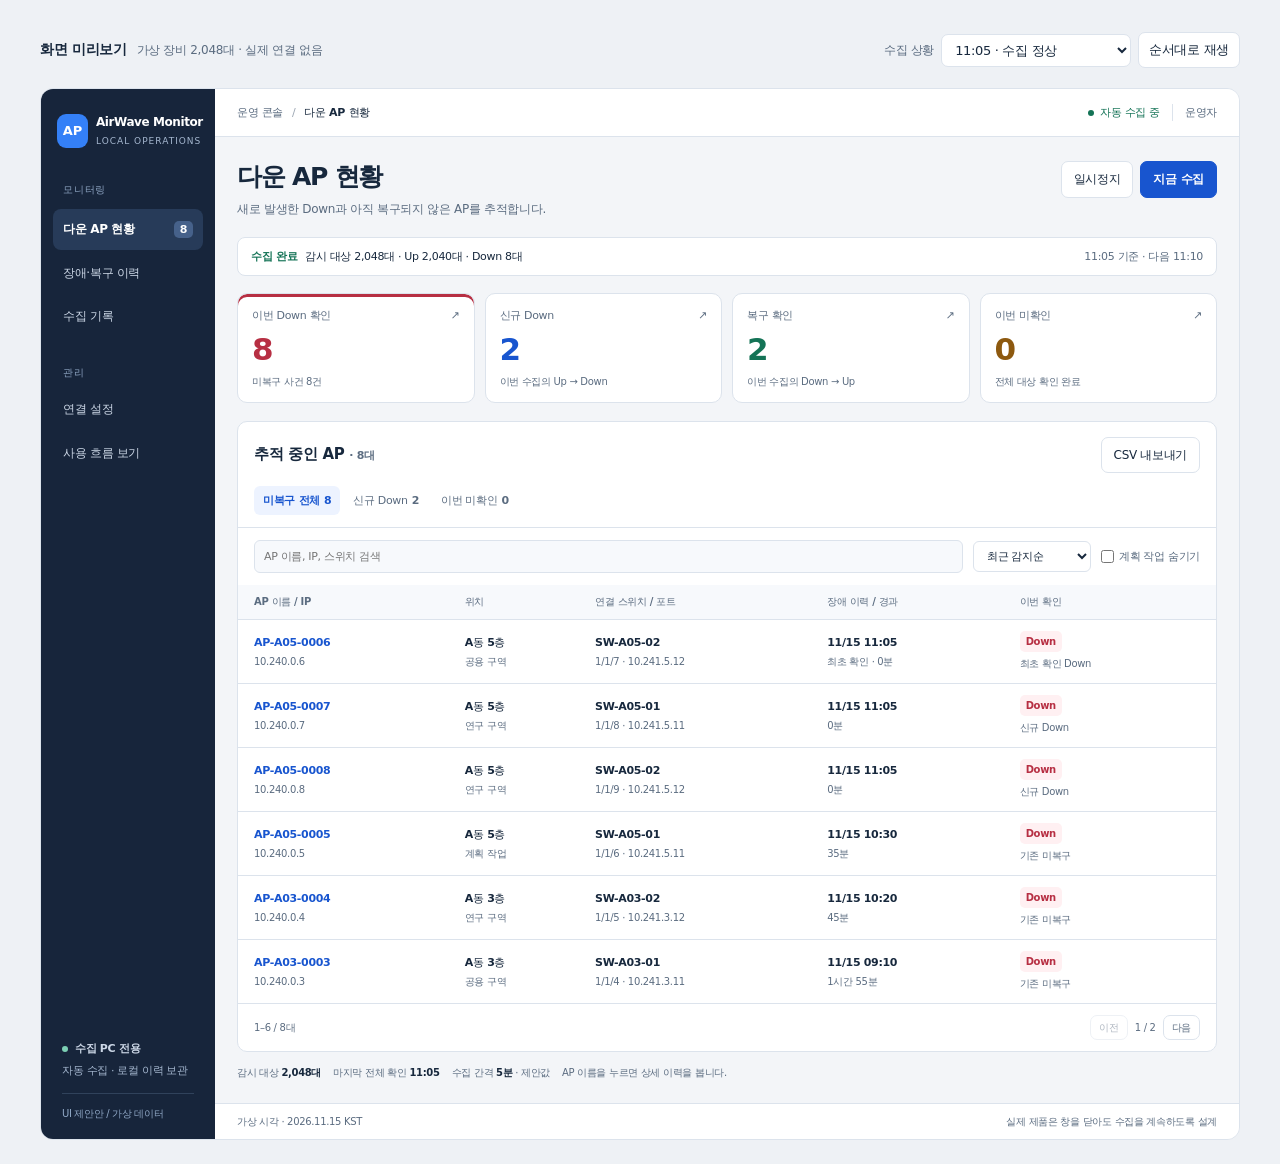
<file: docs/prototypes/airwave-ap-monitor-mockup.html>
<!doctype html>
<html lang="ko"><head><meta charset="utf-8"><meta name="viewport" content="width=device-width,initial-scale=1"><meta name="color-scheme" content="light dark"><title>AirWave AP Monitor — 사용자 흐름 모의화면</title><meta name="description" content="가상 AP 데이터로 살펴보는 다운 AP 감시 프로그램 모의화면. 실제 AirWave에 연결하지 않습니다."><style>body{margin:0;padding:24px;background:light-dark(#eef1f5,#10151d);color-scheme:light dark;}#apm-prototype-v1{max-width:1200px;margin:auto;}@media(max-width:620px){body{padding:10px;}}</style></head><body>
<div id="apm-prototype-v1" lang="ko">
  <div class="am-previewbar">
    <div><strong>화면 미리보기</strong><span>가상 장비 2,048대 · 실제 연결 없음</span></div>
    <div class="am-previewcontrols">
      <label for="am-scenario">수집 상황</label>
      <select id="am-scenario" class="cursor-interaction" aria-label="가상 수집 상황">
        <option value="0">11:05 · 수집 정상</option>
        <option value="1">11:10 · 신규 Down</option>
        <option value="2">11:15 · 복구 확인</option>
        <option value="3">11:20 · 전체 수집 실패</option>
        <option value="4">11:25 · 일부 AP 누락</option>
      </select>
      <button class="am-smallbtn cursor-interaction" type="button" data-action="play" id="am-play">순서대로 재생</button>
    </div>
  </div>
  <div class="am-window">
    <aside class="am-sidebar">
      <div class="am-brand"><span class="am-brandmark">AP</span><div><strong>AirWave Monitor</strong><span>LOCAL OPERATIONS</span></div></div>
      <div class="am-navcaption">모니터링</div>
      <nav aria-label="프로그램 메뉴">
        <button type="button" class="am-navitem cursor-interaction is-active" data-view="dashboard"><i data-lucide="radio-tower" aria-hidden="true"></i><span>다운 AP 현황</span><b id="am-nav-count">8</b></button>
        <button type="button" class="am-navitem cursor-interaction" data-view="history"><i data-lucide="history" aria-hidden="true"></i><span>장애·복구 이력</span></button>
        <button type="button" class="am-navitem cursor-interaction" data-view="runs"><i data-lucide="list-checks" aria-hidden="true"></i><span>수집 기록</span></button>
        <div class="am-navcaption">관리</div>
        <button type="button" class="am-navitem cursor-interaction" data-view="settings"><i data-lucide="settings-2" aria-hidden="true"></i><span>연결 설정</span></button>
        <button type="button" class="am-navitem cursor-interaction" data-view="flow"><i data-lucide="route" aria-hidden="true"></i><span>사용 흐름 보기</span></button>
      </nav>
      <div class="am-sidebottom">
        <span class="am-localdot"></span><strong>수집 PC 전용</strong>
        <p>자동 수집 · 로컬 이력 보관</p>
        <small>UI 제안안 / 가상 데이터</small>
      </div>
    </aside>
    <div class="am-main">
      <header class="am-topbar">
        <div class="am-breadcrumb">운영 콘솔 <span>/</span> <strong id="am-crumb">다운 AP 현황</strong></div>
        <div class="am-topright"><span class="am-collectbadge" id="am-collector">자동 수집 중</span><span class="am-profile">운영자</span></div>
      </header>
      <main id="am-stage" class="am-stage" aria-label="AP 감시 프로그램 모의화면"></main>
      <footer class="am-footer"><span>가상 시각 · 2026.11.15 KST</span><span>실제 제품은 창을 닫아도 수집을 계속하도록 설계</span></footer>
    </div>
  </div>
  <div class="am-toast" id="am-toast" role="status" aria-live="polite" hidden></div>
</div>
<style>
#apm-prototype-v1 {
  color-scheme: light dark;
  --am-bg: light-dark(#f3f5f8,#101722);
  --am-panel: light-dark(#ffffff,#192330);
  --am-subtle: light-dark(#f7f9fc,#202d3d);
  --am-ink: light-dark(#17283d,#e6edf6);
  --am-muted: light-dark(#5b6c80,#a7b5c7);
  --am-line: light-dark(#dce3ec,#344255);
  --am-blue: light-dark(#1855cf,#94b8ff);
  --am-bluebg: light-dark(#edf3ff,#243858);
  --am-red: light-dark(#b72f43,#ff9eac);
  --am-redbg: light-dark(#fff0f2,#452737);
  --am-green: light-dark(#147356,#81d7b8);
  --am-greenbg: light-dark(#edf9f3,#193c34);
  --am-amber: light-dark(#8d590f,#f1c37c);
  --am-amberbg: light-dark(#fff6e7,#413527);
  --am-sidebar: light-dark(#17253b,#0d1420);
  --am-sidebartext: light-dark(#ccd7e6,#becce0);
  --am-sidebaractive: light-dark(#273b59,#243652);
  --am-sidebarline: light-dark(#30425b,#2a3a50);
  --am-white: light-dark(#ffffff,#e6edf6);
  width:100%; min-width:0; color:var(--am-ink);
  font-family:"Pretendard","Noto Sans KR","Apple SD Gothic Neo","Malgun Gothic",system-ui,sans-serif;
  font-size:13px; line-height:1.55; letter-spacing:-.025em;
}
#apm-prototype-v1 * { box-sizing:border-box; }
#apm-prototype-v1 i[data-lucide]:empty {display:none;}
#apm-prototype-v1 button, #apm-prototype-v1 input, #apm-prototype-v1 select, #apm-prototype-v1 textarea {font:inherit;letter-spacing:inherit;}
#apm-prototype-v1 button {color:inherit;}
#apm-prototype-v1 button:disabled {opacity:.48;cursor:not-allowed;}
#apm-prototype-v1 .am-previewbar {display:flex;flex-wrap:wrap;gap:12px;justify-content:space-between;align-items:center;margin:0 0 12px;padding:8px 0;}
#apm-prototype-v1 .am-previewbar>div:first-child {display:flex;flex-wrap:wrap;align-items:center;gap:10px;}
#apm-prototype-v1 .am-previewbar strong {font-size:14px;font-weight:650;}
#apm-prototype-v1 .am-previewbar span {font-size:12px;color:var(--am-muted);}
#apm-prototype-v1 .am-previewcontrols {display:flex;gap:7px;align-items:center;flex-wrap:wrap;}
#apm-prototype-v1 .am-previewcontrols label {color:var(--am-muted);font-size:12px;}
#apm-prototype-v1 .am-previewcontrols select {border:1px solid var(--am-line);background:var(--am-panel);color:var(--am-ink);border-radius:7px;padding:7px 28px 7px 9px;max-width:100%;}
#apm-prototype-v1 .am-smallbtn {background:var(--am-panel);border:1px solid var(--am-line);border-radius:7px;padding:7px 10px;white-space:nowrap;}
#apm-prototype-v1 .am-window {display:grid;grid-template-columns:174px minmax(0,1fr);border:1px solid var(--am-line);border-radius:13px;overflow:clip;background:var(--am-bg);}
#apm-prototype-v1 .am-sidebar {background:var(--am-sidebar);color:var(--am-sidebartext);display:flex;flex-direction:column;padding:24px 12px 18px;min-width:0;}
#apm-prototype-v1 .am-brand {display:flex;gap:8px;align-items:center;padding:0 4px 28px;}
#apm-prototype-v1 .am-brandmark {background:light-dark(#3480f7,#3573cc);color:light-dark(#fff,#fff);display:grid;place-items:center;width:31px;height:34px;border-radius:9px;font-size:13px;font-weight:750;letter-spacing:0;flex-shrink:0;}
#apm-prototype-v1 .am-brand strong {display:block;font-size:12px;color:var(--am-white);letter-spacing:-.035em;white-space:nowrap;}
#apm-prototype-v1 .am-brand span:not(.am-brandmark) {display:block;font-size:9px;letter-spacing:1px;margin-top:3px;color:light-dark(#a5b7cf,#a5b7cf);}
#apm-prototype-v1 .am-navcaption {font-size:10px;letter-spacing:.08em;color:light-dark(#8da4c1,#9bb0cc);padding:0 10px;margin:5px 0 9px;}
#apm-prototype-v1 nav .am-navcaption {margin-top:28px;}
#apm-prototype-v1 .am-navitem {width:100%;display:flex;align-items:center;gap:9px;border:0;background:transparent;color:var(--am-sidebartext);padding:11px 10px;margin:3px 0;border-radius:8px;text-align:left;font-size:12px;white-space:nowrap;}
#apm-prototype-v1 .am-navitem i, #apm-prototype-v1 .am-navitem svg {width:16px;height:16px;flex-shrink:0;opacity:.9;}
#apm-prototype-v1 .am-navitem.is-active {background:var(--am-sidebaractive);color:var(--am-white);font-weight:650;}
#apm-prototype-v1 .am-navitem b {margin-left:auto;background:light-dark(#46618a,#44618b);padding:0 6px;border-radius:5px;font-size:11px;}
#apm-prototype-v1 .am-navitem:hover {background:var(--am-sidebaractive);}
#apm-prototype-v1 .am-sidebottom {margin-top:auto;padding:50px 9px 0;font-size:11px;}
#apm-prototype-v1 .am-sidebottom p {margin:5px 0 14px;color:light-dark(#a5b7cf,#a5b7cf);font-size:11px;}
#apm-prototype-v1 .am-sidebottom small {border-top:1px solid var(--am-sidebarline);display:block;padding-top:12px;color:light-dark(#91a9c7,#9fb5d0);font-size:10px;}
#apm-prototype-v1 .am-localdot {display:inline-block;width:6px;height:6px;border-radius:50%;background:light-dark(#7ccfb4,#7ccfb4);margin-right:7px;}
#apm-prototype-v1 .am-main {min-width:0;}
#apm-prototype-v1 .am-topbar {display:flex;gap:12px;align-items:center;justify-content:space-between;padding:15px 22px;background:var(--am-panel);border-bottom:1px solid var(--am-line);}
#apm-prototype-v1 .am-breadcrumb {font-size:11px;color:var(--am-muted);display:flex;gap:9px;align-items:center;}
#apm-prototype-v1 .am-breadcrumb strong {color:var(--am-ink);font-weight:550;}
#apm-prototype-v1 .am-breadcrumb>span {color:var(--am-muted);opacity:.6;}
#apm-prototype-v1 .am-topright {display:flex;align-items:center;gap:12px;font-size:11px;}
#apm-prototype-v1 .am-collectbadge {display:inline-flex;align-items:center;gap:6px;color:var(--am-green);}
#apm-prototype-v1 .am-collectbadge:before {content:"";width:6px;height:6px;background:currentColor;border-radius:50%;}
#apm-prototype-v1 .am-collectbadge.is-error {color:var(--am-red);}
#apm-prototype-v1 .am-collectbadge.is-warn {color:var(--am-amber);}
#apm-prototype-v1 .am-profile {color:var(--am-muted);padding-left:12px;border-left:1px solid var(--am-line);}
#apm-prototype-v1 .am-stage {padding:24px 22px 22px;min-width:0;min-height:620px;}
#apm-prototype-v1 .am-heading {display:flex;justify-content:space-between;gap:14px;align-items:flex-start;margin-bottom:18px;}
#apm-prototype-v1 h1 {font-size:25px;line-height:1.25;font-weight:720;letter-spacing:-.05em;margin:0 0 8px;color:var(--am-ink);}
#apm-prototype-v1 h2 {font-size:15px;font-weight:650;line-height:1.45;margin:0;color:var(--am-ink);}
#apm-prototype-v1 h3 {font-size:13px;font-weight:650;margin:0 0 9px;}
#apm-prototype-v1 p {margin:0;}
#apm-prototype-v1 .am-subtitle {font-size:12px;color:var(--am-muted);}
#apm-prototype-v1 .am-actions {display:flex;align-items:center;gap:7px;flex-wrap:wrap;}
#apm-prototype-v1 .am-button {border:1px solid var(--am-line);background:var(--am-panel);padding:8px 12px;border-radius:7px;white-space:nowrap;font-size:12px;display:inline-flex;justify-content:center;align-items:center;gap:7px;text-decoration:none;}
#apm-prototype-v1 .am-button:hover {background:var(--am-subtle);}
#apm-prototype-v1 .am-button.am-primary {color:light-dark(#fff,#14223a);background:var(--am-blue);border-color:var(--am-blue);font-weight:600;}
#apm-prototype-v1 .am-button.am-primary:hover {filter:brightness(.96);}
#apm-prototype-v1 .am-button.am-text {border-color:transparent;background:transparent;color:var(--am-blue);padding:6px 0;}
#apm-prototype-v1 .am-button svg {width:14px;height:14px;}
#apm-prototype-v1 .am-statusline {display:flex;align-items:center;justify-content:space-between;gap:9px;flex-wrap:wrap;border:1px solid var(--am-line);background:var(--am-panel);border-radius:8px;padding:10px 13px;margin-bottom:17px;font-size:11px;}
#apm-prototype-v1 .am-statusline .am-statusleft {display:flex;align-items:center;gap:8px;flex-wrap:wrap;}
#apm-prototype-v1 .am-statusline strong {color:var(--am-green);font-weight:600;}
#apm-prototype-v1 .am-statusline.is-error {background:var(--am-redbg);border-color:color-mix(in srgb,var(--am-red) 28%,var(--am-line));}
#apm-prototype-v1 .am-statusline.is-error strong {color:var(--am-red);}
#apm-prototype-v1 .am-statusline.is-warn {background:var(--am-amberbg);border-color:color-mix(in srgb,var(--am-amber) 25%,var(--am-line));}
#apm-prototype-v1 .am-statusline.is-warn strong {color:var(--am-amber);}
#apm-prototype-v1 .am-muted {color:var(--am-muted);}
#apm-prototype-v1 .am-metrics {display:grid;grid-template-columns:repeat(4,minmax(0,1fr));gap:10px;margin-bottom:18px;}
#apm-prototype-v1 .am-metric {text-align:left;border:1px solid var(--am-line);border-radius:10px;padding:13px 14px 12px;background:var(--am-panel);min-width:0;position:relative;}
#apm-prototype-v1 .am-metric:hover {border-color:var(--am-blue);}
#apm-prototype-v1 .am-metric .am-metriclabel {display:flex;align-items:center;justify-content:space-between;gap:4px;color:var(--am-muted);font-size:11px;margin-bottom:10px;}
#apm-prototype-v1 .am-metric .am-metricvalue {display:block;font-size:31px;font-weight:700;line-height:1;letter-spacing:-.045em;font-variant-numeric:tabular-nums;}
#apm-prototype-v1 .am-metric .am-metricvalue.is-word {font-size:23px;}
#apm-prototype-v1 .am-metric .am-metricnote {display:block;font-size:10px;color:var(--am-muted);margin-top:9px;}
#apm-prototype-v1 .am-metric.is-down {box-shadow:inset 0 3px 0 var(--am-red);}
#apm-prototype-v1 .am-metric.is-down .am-metricvalue {color:var(--am-red);}
#apm-prototype-v1 .am-metric.is-new .am-metricvalue {color:var(--am-blue);}
#apm-prototype-v1 .am-metric.is-up .am-metricvalue {color:var(--am-green);}
#apm-prototype-v1 .am-metric.is-unknown .am-metricvalue {color:var(--am-amber);}
#apm-prototype-v1 .am-panel {background:var(--am-panel);border:1px solid var(--am-line);border-radius:10px;min-width:0;overflow:clip;}
#apm-prototype-v1 .am-panelhead {padding:15px 16px 13px;display:flex;justify-content:space-between;gap:10px;align-items:center;flex-wrap:wrap;}
#apm-prototype-v1 .am-panelhead .am-muted {font-size:11px;}
#apm-prototype-v1 .am-badge {display:inline-flex;align-items:center;gap:4px;border-radius:5px;padding:3px 6px;font-size:10px;font-weight:550;white-space:nowrap;background:var(--am-subtle);color:var(--am-muted);}
#apm-prototype-v1 .am-badge.red {color:var(--am-red);background:var(--am-redbg);}
#apm-prototype-v1 .am-badge.blue {color:var(--am-blue);background:var(--am-bluebg);}
#apm-prototype-v1 .am-badge.green {color:var(--am-green);background:var(--am-greenbg);}
#apm-prototype-v1 .am-badge.amber {color:var(--am-amber);background:var(--am-amberbg);}
#apm-prototype-v1 .am-tabs {display:flex;gap:4px;flex-wrap:wrap;padding:0 16px 12px;border-bottom:1px solid var(--am-line);}
#apm-prototype-v1 .am-tab {border:0;background:transparent;color:var(--am-muted);padding:6px 9px;border-radius:6px;font-size:11px;}
#apm-prototype-v1 .am-tab.is-active {background:var(--am-bluebg);color:var(--am-blue);font-weight:650;}
#apm-prototype-v1 .am-tab b {margin-left:4px;font-weight:650;}
#apm-prototype-v1 .am-toolbar {display:flex;align-items:center;justify-content:space-between;gap:10px;flex-wrap:wrap;padding:12px 16px;}
#apm-prototype-v1 .am-searchbox {display:flex;align-items:center;gap:7px;border:1px solid var(--am-line);background:var(--am-subtle);border-radius:6px;padding:7px 9px;max-width:100%;min-width:200px;flex:1;}
#apm-prototype-v1 .am-searchbox svg {width:14px;height:14px;color:var(--am-muted);}
#apm-prototype-v1 .am-searchbox input {width:100%;min-width:0;background:transparent;border:0;color:var(--am-ink);font-size:11px;padding:0;}
#apm-prototype-v1 .am-toolbar select {border:1px solid var(--am-line);border-radius:6px;background:var(--am-panel);color:var(--am-ink);font-size:11px;padding:7px 9px;max-width:100%;}
#apm-prototype-v1 .am-check {display:flex;align-items:center;gap:5px;font-size:11px;color:var(--am-muted);white-space:nowrap;}
#apm-prototype-v1 .am-check input {accent-color:var(--am-blue);margin:0;}
#apm-prototype-v1 .am-tablewrap {overflow-x:auto;}
#apm-prototype-v1 table {width:100%;border-collapse:collapse;text-align:left;font-size:11px;}
#apm-prototype-v1 th {color:var(--am-muted);font-size:10px;font-weight:550;background:var(--am-subtle);padding:9px 10px;white-space:nowrap;}
#apm-prototype-v1 th:first-child,#apm-prototype-v1 td:first-child {padding-left:16px;}
#apm-prototype-v1 th:last-child,#apm-prototype-v1 td:last-child {padding-right:16px;}
#apm-prototype-v1 td {padding:11px 10px;border-top:1px solid var(--am-line);vertical-align:middle;}
#apm-prototype-v1 tbody tr:hover {background:var(--am-subtle);}
#apm-prototype-v1 .am-aplink {display:block;border:0;background:transparent;color:var(--am-blue);padding:0;font-weight:650;font-size:11px;white-space:nowrap;text-align:left;}
#apm-prototype-v1 .am-cellsub {display:block;color:var(--am-muted);font-size:10px;margin-top:3px;white-space:nowrap;}
#apm-prototype-v1 .am-cellmain {font-weight:550;white-space:nowrap;}
#apm-prototype-v1 .am-statuscell {min-width:88px;}
#apm-prototype-v1 .am-statuscell .am-badge {margin-bottom:1px;}
#apm-prototype-v1 .am-pager {display:flex;align-items:center;justify-content:space-between;gap:10px;padding:11px 16px;border-top:1px solid var(--am-line);color:var(--am-muted);font-size:10px;flex-wrap:wrap;}
#apm-prototype-v1 .am-pager .am-button {padding:4px 8px;font-size:10px;}
#apm-prototype-v1 .am-empty {padding:35px 20px;text-align:center;}
#apm-prototype-v1 .am-empty strong {display:block;font-size:13px;font-weight:600;margin-bottom:7px;}
#apm-prototype-v1 .am-empty span {color:var(--am-muted);font-size:11px;}
#apm-prototype-v1 .am-footnote {display:flex;gap:12px;flex-wrap:wrap;margin-top:13px;font-size:10px;color:var(--am-muted);}
#apm-prototype-v1 .am-footnote b {font-weight:600;color:var(--am-ink);}
#apm-prototype-v1 .am-footer {display:flex;gap:10px;flex-wrap:wrap;justify-content:space-between;border-top:1px solid var(--am-line);padding:10px 22px;color:var(--am-muted);font-size:10px;background:var(--am-panel);}
#apm-prototype-v1 .am-historybanner {display:flex;align-items:center;gap:9px;justify-content:space-between;background:var(--am-bluebg);color:var(--am-blue);padding:9px 12px;border-radius:7px;margin-bottom:14px;font-size:11px;}
#apm-prototype-v1 .am-detailgrid {display:grid;grid-template-columns:minmax(0,1fr) minmax(0,1fr);gap:14px;}
#apm-prototype-v1 .am-detailgrid .am-panel {padding:17px;}
#apm-prototype-v1 .am-detailgrid .am-wide {grid-column:1/-1;}
#apm-prototype-v1 .am-detailheader {display:flex;justify-content:space-between;align-items:flex-start;gap:10px;flex-wrap:wrap;}
#apm-prototype-v1 .am-detailheader h1 {font-size:22px;}
#apm-prototype-v1 .am-detailmeta {display:flex;gap:8px;align-items:center;flex-wrap:wrap;font-size:11px;color:var(--am-muted);margin:8px 0 17px;}
#apm-prototype-v1 .am-detailpairs {display:grid;grid-template-columns:minmax(90px,.8fr) minmax(0,1.2fr);gap:9px 12px;margin:13px 0 0;font-size:11px;}
#apm-prototype-v1 .am-detailpairs dt {color:var(--am-muted);}
#apm-prototype-v1 .am-detailpairs dd {margin:0;overflow-wrap:anywhere;font-weight:550;}
#apm-prototype-v1 .am-detailpairs .am-note {font-weight:400;font-size:10px;color:var(--am-muted);display:block;margin-top:2px;}
#apm-prototype-v1 .am-timeline {list-style:none;padding:0 0 0 6px;margin:17px 0 0;}
#apm-prototype-v1 .am-timeline li {position:relative;padding:0 0 17px 20px;border-left:1px solid var(--am-line);}
#apm-prototype-v1 .am-timeline li:last-child {padding-bottom:0;}
#apm-prototype-v1 .am-timeline li:before {content:"";position:absolute;left:-4px;top:5px;width:7px;height:7px;border-radius:50%;background:var(--am-blue);}
#apm-prototype-v1 .am-timeline li.red:before {background:var(--am-red);}
#apm-prototype-v1 .am-timeline li.green:before {background:var(--am-green);}
#apm-prototype-v1 .am-timeline li.amber:before {background:var(--am-amber);}
#apm-prototype-v1 .am-timeline time {font-size:10px;color:var(--am-muted);display:block;}
#apm-prototype-v1 .am-timeline strong {font-size:12px;display:block;margin:2px 0;font-weight:600;}
#apm-prototype-v1 .am-timeline p {font-size:11px;color:var(--am-muted);}
#apm-prototype-v1 .am-noteentry {padding:9px 11px;border-left:2px solid var(--am-blue);background:var(--am-subtle);border-radius:0 5px 5px 0;margin-bottom:9px;font-size:11px;overflow-wrap:anywhere;}
#apm-prototype-v1 .am-noteentry time {display:block;font-size:10px;color:var(--am-muted);margin-bottom:4px;}
#apm-prototype-v1 .am-noteform {display:flex;gap:9px;align-items:flex-end;margin-top:12px;}
#apm-prototype-v1 .am-noteform label {flex:1;min-width:0;}
#apm-prototype-v1 .am-noteform textarea {width:100%;display:block;min-height:65px;resize:vertical;border:1px solid var(--am-line);border-radius:7px;background:var(--am-panel);color:var(--am-ink);padding:9px;font-size:12px;}
#apm-prototype-v1 .am-help {font-size:10px;color:var(--am-muted);margin-top:9px;}
#apm-prototype-v1 .am-formlayout {display:grid;grid-template-columns:minmax(0,1.35fr) minmax(0,.9fr);gap:15px;}
#apm-prototype-v1 .am-formpanel {padding:20px;}
#apm-prototype-v1 .am-field {display:block;margin:16px 0;}
#apm-prototype-v1 .am-field>span {font-size:12px;display:block;font-weight:550;margin-bottom:7px;}
#apm-prototype-v1 .am-field input,#apm-prototype-v1 .am-field select {width:100%;padding:10px 11px;border:1px solid var(--am-line);border-radius:7px;color:var(--am-ink);background:var(--am-panel);min-width:0;}
#apm-prototype-v1 .am-formpair {display:grid;grid-template-columns:1fr 1fr;gap:12px;}
#apm-prototype-v1 .am-setupsteps {list-style:none;padding:0;margin:15px 0 0;}
#apm-prototype-v1 .am-setupsteps li {display:flex;gap:10px;margin:14px 0;font-size:11px;color:var(--am-muted);}
#apm-prototype-v1 .am-setupsteps b {flex-shrink:0;background:var(--am-bluebg);color:var(--am-blue);width:22px;height:22px;display:grid;place-items:center;border-radius:50%;font-size:10px;}
#apm-prototype-v1 .am-setupsteps strong {display:block;color:var(--am-ink);margin-bottom:4px;font-size:12px;}
#apm-prototype-v1 .am-testresult {border:1px solid var(--am-line);border-radius:8px;padding:12px;margin:15px 0;font-size:11px;background:var(--am-subtle);}
#apm-prototype-v1 .am-testresult.is-pass {background:var(--am-greenbg);border-color:color-mix(in srgb,var(--am-green) 35%,var(--am-line));color:var(--am-green);}
#apm-prototype-v1 .am-testresult strong {display:block;margin-bottom:5px;}
#apm-prototype-v1 .am-flow {display:grid;grid-template-columns:1fr 1fr;gap:14px;}
#apm-prototype-v1 .am-flowstep {padding:20px;border:1px solid var(--am-line);background:var(--am-panel);border-radius:10px;position:relative;}
#apm-prototype-v1 .am-flowstep .am-stepnumber {font-size:11px;font-weight:600;color:var(--am-blue);display:block;margin-bottom:14px;letter-spacing:.04em;}
#apm-prototype-v1 .am-flowstep h2 {font-size:17px;margin-bottom:7px;}
#apm-prototype-v1 .am-flowstep p {font-size:12px;color:var(--am-muted);margin-bottom:15px;}
#apm-prototype-v1 .am-flowmini {display:flex;gap:7px;align-items:center;flex-wrap:wrap;padding:12px;background:var(--am-subtle);border-radius:7px;margin:14px 0;}
#apm-prototype-v1 .am-flowmini span {font-size:11px;}
#apm-prototype-v1 .am-fork {margin-top:14px;display:grid;grid-template-columns:1fr 1fr;gap:12px;}
#apm-prototype-v1 .am-fork>div {border-left:3px solid var(--am-green);padding:10px 12px;background:var(--am-panel);font-size:11px;}
#apm-prototype-v1 .am-fork>div:last-child {border-color:var(--am-amber);}
#apm-prototype-v1 .am-fork strong {display:block;font-size:12px;margin-bottom:4px;}
#apm-prototype-v1 .am-toast {margin-top:10px;padding:10px 13px;background:var(--am-bluebg);color:var(--am-blue);border:1px solid var(--am-line);border-radius:7px;font-size:12px;}
#apm-prototype-v1 .am-sr {position:absolute;width:1px;height:1px;padding:0;margin:-1px;overflow:hidden;clip:rect(0,0,0,0);white-space:nowrap;border:0;}
@media(max-width:850px) {
  #apm-prototype-v1 .am-window {grid-template-columns:151px minmax(0,1fr);}
  #apm-prototype-v1 .am-sidebar {padding-left:8px;padding-right:8px;}
  #apm-prototype-v1 .am-brand strong {font-size:11px;}
  #apm-prototype-v1 .am-brandmark {width:27px;height:30px;font-size:11px;}
  #apm-prototype-v1 .am-brand {gap:6px;}
  #apm-prototype-v1 .am-navitem {font-size:11px;padding-left:7px;gap:6px;}
  #apm-prototype-v1 .am-stage {padding:20px 16px;}
  #apm-prototype-v1 .am-topbar {padding:13px 16px;}
  #apm-prototype-v1 .am-heading {flex-wrap:wrap;}
  #apm-prototype-v1 .am-metrics {gap:7px;}
  #apm-prototype-v1 .am-metric {padding:11px 10px;}
  #apm-prototype-v1 .am-metric .am-metricvalue {font-size:28px;}
  #apm-prototype-v1 .am-metric .am-metricvalue.is-word {font-size:19px;}
  #apm-prototype-v1 th,#apm-prototype-v1 td {padding-left:8px;padding-right:8px;}
  #apm-prototype-v1 .am-formlayout {grid-template-columns:1fr;}
}
@media(max-width:620px) {
  #apm-prototype-v1 .am-window {grid-template-columns:1fr;}
  #apm-prototype-v1 .am-sidebar {padding:13px 12px 8px;}
  #apm-prototype-v1 .am-brand {padding:0 0 12px;}
  #apm-prototype-v1 .am-brand strong {font-size:13px;}
  #apm-prototype-v1 .am-sidebar> .am-navcaption,#apm-prototype-v1 nav .am-navcaption,#apm-prototype-v1 .am-sidebottom {display:none;}
  #apm-prototype-v1 nav {display:flex;gap:4px;flex-wrap:wrap;}
  #apm-prototype-v1 .am-navitem {width:auto;margin:0;font-size:11px;padding:8px;}
  #apm-prototype-v1 .am-navitem svg,#apm-prototype-v1 .am-navitem i {display:none;}
  #apm-prototype-v1 .am-navitem b {margin-left:3px;}
  #apm-prototype-v1 .am-topbar {padding:11px 13px;}
  #apm-prototype-v1 .am-profile {display:none;}
  #apm-prototype-v1 .am-stage {padding:19px 12px;min-height:0;}
  #apm-prototype-v1 h1 {font-size:23px;}
  #apm-prototype-v1 .am-metrics {grid-template-columns:1fr 1fr;}
  #apm-prototype-v1 .am-metric .am-metricvalue {font-size:31px;}
  #apm-prototype-v1 .am-metric .am-metricvalue.is-word {font-size:23px;}
  #apm-prototype-v1 .am-previewcontrols {width:100%;}
  #apm-prototype-v1 .am-previewcontrols select {flex:1;min-width:0;font-size:12px;}
  #apm-prototype-v1 .am-previewcontrols label {display:none;}
  #apm-prototype-v1 .am-previewbar {margin-bottom:9px;}
  #apm-prototype-v1 .am-previewbar>div:first-child {gap:6px;}
  #apm-prototype-v1 .am-previewbar span {font-size:11px;}
  #apm-prototype-v1 .am-detailgrid,#apm-prototype-v1 .am-flow,#apm-prototype-v1 .am-fork {grid-template-columns:1fr;}
  #apm-prototype-v1 .am-detailgrid .am-wide {grid-column:auto;}
  #apm-prototype-v1 .am-footer {padding:10px 13px;}
  #apm-prototype-v1 .am-data-table thead {display:none;}
  #apm-prototype-v1 .am-data-table tbody {display:block;}
  #apm-prototype-v1 .am-data-table tr {display:grid;grid-template-columns:1fr 1fr;border-top:1px solid var(--am-line);padding:9px 12px;}
  #apm-prototype-v1 .am-data-table td {display:block;border:0;padding:6px!important;}
  #apm-prototype-v1 .am-data-table td:before {content:attr(data-label);display:block;color:var(--am-muted);font-size:10px;margin-bottom:3px;}
  #apm-prototype-v1 .am-data-table td:first-child {grid-column:1/-1;}
  #apm-prototype-v1 .am-data-table td:first-child:before {display:none;}
  #apm-prototype-v1 .am-aplink {font-size:13px;}
  #apm-prototype-v1 .am-noteform {flex-wrap:wrap;}
  #apm-prototype-v1 .am-noteform label {flex-basis:100%;}
  #apm-prototype-v1 .am-formpair {grid-template-columns:1fr;gap:0;}
}
@media(pointer:coarse) {
  #apm-prototype-v1 button,#apm-prototype-v1 select {min-height:44px;}
  #apm-prototype-v1 input,#apm-prototype-v1 textarea {font-size:16px!important;}
  #apm-prototype-v1 .am-check {min-height:44px;}
}
@media(prefers-reduced-motion:reduce) {
  #apm-prototype-v1 * {animation:none!important;transition:none!important;scroll-behavior:auto!important;}
}
</style>
<script>
(function(){
  "use strict";
  const root=document.getElementById("apm-prototype-v1");
  if(!root)return;
  const q=s=>root.querySelector(s);
  const all=s=>Array.from(root.querySelectorAll(s));
  const esc=s=>String(s==null?"":s).replace(/[&<>"']/g,c=>({"&":"&amp;","<":"&lt;",">":"&gt;",'"':"&quot;","'":"&#39;"}[c]));
  const fmt=n=>Number(n).toLocaleString("ko-KR");
  const TOTAL=2048;
  const inventory=Array.from({length:TOTAL},(_,i)=>{
    const id=i+1,zone=id<=12?"A":id%2?"A":"B",floor=id<=4?3:id<=8?5:id<=12?7:1+id%9;
    return {id,name:"AP-"+zone+String(floor).padStart(2,"0")+"-"+String(id).padStart(4,"0"),ip:"10.240."+Math.floor(i/250)+"."+(i%250+1),
      zone,floor,place:zone+"동 "+floor+"층",area:id%3===0?"공용 구역":"연구 구역",
      sw:"SW-"+zone+String(floor).padStart(2,"0")+"-"+(id%2?"01":"02"),
      swip:"10.241."+floor+"."+(id%2?11:12),port:"1/1/"+(id%48+1),
      serial:"DEMOAP"+String(id).padStart(6,"0"),
      mac:"02:00:00:00:"+Math.floor(id/256).toString(16).padStart(2,"0")+":"+(id%256).toString(16).padStart(2,"0"),
      planned:id===5,first:id===6,repeat:id===3?3:1,
      firstAt:id===1?"11/14 16:20":id===2?"11/15 08:35":id===3?"11/15 09:10":id===4?"11/15 10:20":id===5?"11/15 10:30":id===6?"11/15 11:05":id===7||id===8?"11/15 11:05":id===9||id===10?"11/15 10:15":id===11||id===12?"11/15 11:10":null};
  });
  const runs=[
    {time:"11:05",type:"success",label:"수집 정상",down:[1,2,3,4,5,6,7,8],unknown:[],newIds:[7,8],firstIds:[6],recovered:[9,10],last:"11:05",lastAll:"11:05",up:2040,duration:"2.4초"},
    {time:"11:10",type:"success",label:"신규 Down",down:[1,2,3,4,5,6,7,8,11,12],unknown:[],newIds:[11,12],firstIds:[],recovered:[],last:"11:10",lastAll:"11:10",up:2038,duration:"2.6초"},
    {time:"11:15",type:"success",label:"복구 확인",down:[1,3,5,6,7,8,11,12],unknown:[],newIds:[],firstIds:[],recovered:[2,4],last:"11:15",lastAll:"11:15",up:2040,duration:"2.3초"},
    {time:"11:20",type:"failed",label:"전체 수집 실패",down:[],unknown:Array.from({length:TOTAL},(_,i)=>i+1),newIds:[],firstIds:[],recovered:[],last:"11:15",lastAll:"11:15",up:null,duration:"45초"},
    {time:"11:25",type:"partial",label:"일부 AP 누락",down:[1,5,6,7,8,11,12],unknown:[3,20,21],newIds:[],firstIds:[],recovered:[],last:"11:25",lastAll:"11:15",up:2038,duration:"2.7초"}
  ];
  const state={live:0,snapshot:null,view:"dashboard",filter:"open",query:"",sort:"recent",hidePlanned:false,page:1,selected:1,backView:"dashboard",paused:false,notes:{},tested:false,settings:{address:"https://airwave.example.invalid",user:"demo-reader",password:"demo-only",proxy:"Windows 프록시 설정 사용"},historyFilter:"all",playing:false};
  let playTimer=null,toastTimer=null;
  function runIndex(){return state.snapshot===null?state.live:state.snapshot;}
  function run(){return runs[runIndex()];}
  function ap(id){return inventory[id-1];}
  function openIds(index=runIndex()){return index<2?runs[index].down.slice():[1,3,5,6,7,8,11,12];}
  function recoveredIds(index=runIndex()){return index<2?[9,10]:[9,10,2,4];}
  function recoveryTime(id,index=runIndex()){return id===9||id===10?"11:05":(id===2||id===4)&&index>=2?"11:15":null;}
  function incidentCell(a){
    if(!a.firstAt)return '<span class="am-muted">장애 기록 없음</span>';
    const ended=recoveryTime(a.id);
    if(ended)return '<span class="am-cellmain">11/15 '+ended+' 복구</span><span class="am-cellsub">과거 사건 · '+age(a,{time:ended})+'</span>';
    return '<span class="am-cellmain">'+a.firstAt+'</span><span class="am-cellsub">'+(a.first?"최초 확인 · ":"")+age(a)+'</span>';
  }
  function nextTime(r){const [h,m]=r.time.split(":").map(Number),t=h*60+m+5;return String(Math.floor(t/60)).padStart(2,"0")+":"+String(t%60).padStart(2,"0");}
  function age(a,r=run()){
    if(!a.firstAt)return "—";
    const m=a.firstAt.match(/11\/(\d+) (\d+):(\d+)/);
    const [h,mi]=r.time.split(":").map(Number);
    const minutes=(15-Number(m[1]))*1440+h*60+mi-Number(m[2])*60-Number(m[3]);
    if(minutes<0)return "—";
    if(minutes>=60)return Math.floor(minutes/60)+"시간 "+(minutes%60?minutes%60+"분":"");
    return minutes+"분";
  }
  function statusFor(id,index=runIndex()){
    const r=runs[index];
    if(r.unknown.includes(id))return "unknown";
    return r.down.includes(id)?"down":"up";
  }
  function lastSeen(id,index=runIndex()){
    const r=runs[index];
    if(!r.unknown.includes(id))return r.time;
    for(let i=index-1;i>=0;i--)if(!runs[i].unknown.includes(id))return runs[i].time;
    return "11:00";
  }
  function lastKind(id,index=runIndex()){
    if(statusFor(id,index)!=="unknown")return statusFor(id,index);
    for(let i=index-1;i>=0;i--)if(statusFor(id,i)!=="unknown")return statusFor(id,i);
    return id<=6?"down":"up";
  }
  function badge(text,type){return '<span class="am-badge '+(type||"")+'">'+esc(text)+'</span>';}
  function button(text,action,primary,extra){return '<button type="button" class="am-button '+(primary?"am-primary ":"")+'cursor-interaction" data-action="'+action+'" '+(extra||"")+'>'+text+'</button>';}
  function toast(text){
    clearTimeout(toastTimer);q("#am-toast").textContent=text;q("#am-toast").hidden=false;
    toastTimer=setTimeout(()=>{q("#am-toast").hidden=true;},6000);
  }
  function icons(){if(typeof lucide!=="undefined")lucide.createIcons({attrs:{width:16,height:16}});}
  function setScenario(index){
    state.live=Math.max(0,Math.min(4,index));state.snapshot=null;state.page=1;state.paused=false;
    q("#am-scenario").value=String(state.live);render();
  }
  function stopPlay(){
    if(playTimer)clearInterval(playTimer);playTimer=null;state.playing=false;q("#am-play").textContent="순서대로 재생";
  }
  function play(){
    if(state.playing){stopPlay();return;}
    state.view="dashboard";state.filter="open";state.query="";state.hidePlanned=false;state.playing=true;
    q("#am-play").textContent="재생 멈추기";setScenario(0);
    playTimer=setInterval(()=>{if(state.live>=4){stopPlay();toast("다섯 가지 모의 수집 상황을 모두 확인했습니다.");return;}setScenario(state.live+1);},3500);
  }
  function renderChrome(){
    const labels={dashboard:"다운 AP 현황",detail:"AP 상세",history:"장애·복구 이력",runs:"수집 기록",settings:"연결 설정",flow:"사용 흐름"};
    q("#am-crumb").textContent=labels[state.view];q("#am-nav-count").textContent=openIds(state.live).length;
    all("[data-view]").forEach(el=>{
      const selected=el.dataset.view===state.view||(state.view==="detail"&&el.dataset.view==="dashboard");
      el.classList.toggle("is-active",selected);if(selected)el.setAttribute("aria-current","page");else el.removeAttribute("aria-current");
    });
    const r=runs[state.live],b=q("#am-collector");
    b.textContent=state.paused?"수집 일시정지":r.type==="failed"?"수집 실패":r.type==="partial"?"일부 확인":"자동 수집 중";
    b.className="am-collectbadge"+(r.type==="failed"&&!state.paused?" is-error":r.type==="partial"||state.paused?" is-warn":"");
  }
  function statusLine(){
    const r=run(),past=state.snapshot!==null;
    let title="수집 완료",type="",detail="감시 대상 "+fmt(TOTAL)+"대 · Up "+fmt(r.up)+"대 · Down "+r.down.length+"대";
    if(r.type==="failed"){title="이번 현황 확인 불가";type="is-error";detail="AirWave 응답 시간 초과 · "+r.last+"에 확인한 미복구 목록 유지";}
    if(r.type==="partial"){title="일부 AP 미확인";type="is-warn";detail="Up "+fmt(r.up)+"대 · Down "+r.down.length+"대 · 미확인 "+r.unknown.length+"대";}
    if(state.paused&&!past){title="수집 일시정지";type="is-warn";detail="마지막 관측값 표시 · 수집을 재개하면 현황을 다시 확인합니다.";}
    return '<div class="am-statusline '+type+'"><div class="am-statusleft"><strong>'+title+'</strong><span>'+detail+'</span></div><span class="am-muted">'+r.time+' 기준'+(past?"":" · 다음 "+(state.paused?"대기":nextTime(r)))+'</span></div>';
  }
  function snapshotBanner(){
    return state.snapshot===null?"":'<div class="am-historybanner"><span>과거 회차 보기 · 2026.11.15 '+run().time+'</span>'+button("현재 현황으로","live",false)+'</div>';
  }
  function metric(label,value,note,type,action,word){
    return '<button type="button" class="am-metric '+type+' cursor-interaction" data-action="'+action+'"><span class="am-metriclabel">'+label+'<span aria-hidden="true">↗</span></span><span class="am-metricvalue'+(word?" is-word":"")+'">'+value+'</span><span class="am-metricnote">'+note+'</span></button>';
  }
  function renderDashboard(){
    const r=run(),failed=r.type==="failed",past=state.snapshot!==null;
    const title=state.paused&&!past?"다운 AP 현황 · 일시정지":"다운 AP 현황";
    const head='<div class="am-heading"><div><h1>'+title+'</h1><p class="am-subtitle">새로 발생한 Down과 아직 복구되지 않은 AP를 추적합니다.</p></div><div class="am-actions">'+button(state.paused?"수집 재개":"일시정지","pause",false,past?"disabled":"")+button("지금 수집","collect",true,past||state.live===4||state.paused?"disabled":"")+'</div></div>';
    const metrics='<div class="am-metrics">'+
      metric(state.paused&&!past?"마지막 수집 Down":"이번 Down 확인",failed?"미확인":String(r.down.length),failed?"직전 Down 8대 · "+r.last:"미복구 사건 "+openIds().length+"건","is-down","filter-confirmed",failed)+
      metric("신규 Down",failed?"—":String(r.newIds.length),failed?"이번 전환 확인 불가":"이번 수집의 Up → Down","is-new","filter-new",false)+
      metric("복구 확인",failed?"—":String(r.recovered.length),failed?"복구 여부 확인 불가":"이번 수집의 Down → Up","is-up","recovered",false)+
      metric("이번 미확인",fmt(r.unknown.length),failed?"전체 대상 확인 불가":r.unknown.length?"마지막 Down 1대 포함":"전체 대상 확인 완료","is-unknown","filter-unknown",false)+'</div>';
    const tabs=[["open","미복구 전체",openIds().length],["new","신규 Down",failed?"—":r.newIds.length],["unknown","이번 미확인",r.unknown.length]];
    const panel='<section class="am-panel"><div class="am-panelhead"><h2>추적 중인 AP <span class="am-muted" id="am-listcount"></span></h2>'+button('<i data-lucide="download" aria-hidden="true"></i>CSV 내보내기',"csv",false)+'</div>'+
      '<div class="am-tabs" aria-label="다운 목록 보기">'+tabs.map(t=>'<button type="button" class="am-tab cursor-interaction '+(state.filter===t[0]?"is-active":"")+'" data-filter="'+t[0]+'" aria-pressed="'+(state.filter===t[0])+'">'+t[1]+'<b>'+(t[2]==="—"?"—":fmt(t[2]))+'</b></button>').join("")+
      (state.filter==="confirmed"?'<button type="button" class="am-tab is-active cursor-interaction" data-filter="confirmed" aria-pressed="true">이번 Down <b>'+(failed?"—":r.down.length)+'</b></button>':"")+'</div>'+
      '<div class="am-toolbar"><label class="am-searchbox"><i data-lucide="search" aria-hidden="true"></i><span class="am-sr">AP 이름, IP 또는 스위치 검색</span><input id="am-search" value="'+esc(state.query)+'" placeholder="AP 이름, IP, 스위치 검색" autocomplete="off"></label>'+
      '<select id="am-sort" class="cursor-interaction" aria-label="목록 정렬"><option value="recent" '+(state.sort==="recent"?"selected":"")+'>최근 감지순</option><option value="oldest" '+(state.sort==="oldest"?"selected":"")+'>오래된 미복구순</option><option value="name" '+(state.sort==="name"?"selected":"")+'>AP 이름순</option></select>'+
      '<label class="am-check cursor-interaction"><input id="am-hideplanned" type="checkbox" '+(state.hidePlanned?"checked":"")+'>계획 작업 숨기기</label></div><div id="am-tablecontent"></div></section>';
    q("#am-stage").innerHTML=head+snapshotBanner()+statusLine()+metrics+panel+
      '<div class="am-footnote"><span>감시 대상 <b>'+fmt(TOTAL)+'대</b></span><span>마지막 전체 확인 <b>'+r.lastAll+'</b></span><span>수집 간격 <b>5분</b> · 제안값</span><span>AP 이름을 누르면 상세 이력을 봅니다.</span></div>';
    renderRows();
  }
  function filteredRows(){
    const r=run();
    let ids=state.filter==="new"?r.newIds:state.filter==="unknown"?r.unknown:state.filter==="confirmed"?r.down:openIds();
    const query=state.query.trim().toLowerCase();
    let rows=ids.map(ap).filter(a=>!query||[a.name,a.ip,a.sw,a.swip,a.place].some(v=>v.toLowerCase().includes(query)));
    const hidden=state.hidePlanned?rows.filter(a=>a.planned).length:0;
    if(state.hidePlanned)rows=rows.filter(a=>!a.planned);
    rows.sort((a,b)=>state.sort==="name"?a.name.localeCompare(b.name):state.sort==="oldest"?(a.firstAt||"99").localeCompare(b.firstAt||"99"):(b.firstAt||"").localeCompare(a.firstAt||""));
    return {rows,hidden};
  }
  function rowStatus(a){
    const r=run(),s=statusFor(a.id);
    if(s==="unknown")return badge("이번 미확인","amber")+'<span class="am-cellsub">마지막 '+(lastKind(a.id)==="down"?"Down":"Up")+' · '+lastSeen(a.id)+'</span>';
    if(s==="up")return badge("Up 확인","green")+'<span class="am-cellsub">'+lastSeen(a.id)+' 확인</span>';
    let sub=r.newIds.includes(a.id)?"신규 Down":r.firstIds.includes(a.id)?"최초 확인 Down":a.first?"시작 시각 미상":"기존 미복구";
    return badge("Down",r.newIds.includes(a.id)?"red":"red")+'<span class="am-cellsub">'+sub+'</span>';
  }
  function renderRows(){
    const node=q("#am-tablecontent");if(!node)return;
    const {rows,hidden}=filteredRows(),size=6,pages=Math.max(1,Math.ceil(rows.length/size));
    state.page=Math.max(1,Math.min(state.page,pages));
    q("#am-listcount").textContent="· "+fmt(rows.length)+"대";
    if(!rows.length){
      const text=state.query||state.hidePlanned?"조건에 맞는 AP가 없습니다":run().type==="failed"?"이번 Down 현황과 전환을 확인할 수 없습니다":state.filter==="unknown"?"이번 수집에서 미확인 AP가 없습니다":state.filter==="new"?"이번 수집의 신규 Down이 없습니다":"현재 추적 중인 Down AP가 없습니다";
      node.innerHTML='<div class="am-empty"><strong>'+text+'</strong><span>'+(run().type==="failed"?"미복구 전체에서 마지막 확인 목록을 볼 수 있습니다.":"다른 보기 또는 검색 조건을 선택할 수 있습니다.")+'</span></div>';return;
    }
    const shown=rows.slice((state.page-1)*size,state.page*size);
    node.innerHTML='<div class="am-tablewrap"><table class="am-data-table"><thead><tr><th scope="col">AP 이름 / IP</th><th scope="col">위치</th><th scope="col">연결 스위치 / 포트</th><th scope="col">장애 이력 / 경과</th><th scope="col">이번 확인</th></tr></thead><tbody>'+
      shown.map(a=>'<tr><td data-label="AP"><button type="button" class="am-aplink cursor-interaction" data-ap="'+a.id+'">'+a.name+'</button><span class="am-cellsub">'+a.ip+'</span></td>'+
        '<td data-label="위치"><span class="am-cellmain">'+a.place+'</span><span class="am-cellsub">'+(a.planned?"계획 작업":a.area)+'</span></td>'+
        '<td data-label="연결"><span class="am-cellmain">'+a.sw+'</span><span class="am-cellsub">'+a.port+' · '+a.swip+'</span></td>'+
        '<td data-label="장애 이력 / 경과">'+incidentCell(a)+'</td>'+
        '<td class="am-statuscell" data-label="이번 확인">'+rowStatus(a)+'</td></tr>').join("")+'</tbody></table></div>'+
      '<div class="am-pager"><span>'+((state.page-1)*size+1)+'–'+Math.min(state.page*size,rows.length)+' / '+fmt(rows.length)+'대'+(hidden?" · 계획 작업 "+hidden+"대 숨김":"")+'</span><div class="am-actions">'+
      button("이전","prevpage",false,state.page===1?"disabled":"")+'<span>'+state.page+' / '+pages+'</span>'+button("다음","nextpage",false,state.page===pages?"disabled":"")+'</div></div>';
  }
  function pair(k,v){return "<dt>"+k+"</dt><dd>"+v+"</dd>";}
  function timelineFor(a){
    const ix=runIndex(),items=[];
    if(a.firstAt&&(!(a.id===11||a.id===12)||ix>=1)){
      items.push({time:a.firstAt,title:a.first?"최초 관측 당시 Down":"Down 감지",note:a.first?"실제 장애 시작 시각 미상":"AirWave 보고 상태를 기준으로 사건 생성",color:"red"});
    }
    if((a.id===9||a.id===10)&&ix>=0)items.push({time:"11/15 11:05",title:"복구 확인",note:"동일 AP에서 Up을 확인해 사건 종료",color:"green"});
    if((a.id===2||a.id===4)&&ix>=2)items.push({time:"11/15 11:15",title:"복구 확인",note:"동일 AP에서 Up을 확인해 사건 종료",color:"green"});
    if(ix>=3)items.push({time:"11/15 11:20",title:"상태 관측 공백",note:"AirWave 조회 실패 · 마지막 상태 보존",color:"amber"});
    if(ix===4)items.push({time:"11/15 11:25",title:statusFor(a.id)==="unknown"?"목록에서 미확인":statusFor(a.id)==="down"?"Down 재확인":"Up 재확인",note:statusFor(a.id)==="unknown"?"복구로 처리하지 않고 이전 상태 유지":"이번 유효 응답으로 상태 확인",color:statusFor(a.id)==="unknown"?"amber":statusFor(a.id)==="down"?"red":"green"});
    if(!items.length)items.push({time:"11/15 "+lastSeen(a.id),title:"마지막 Up 확인",note:"관측된 장애 사건 없음",color:"green"});
    return items.map(i=>'<li class="'+i.color+'"><time>'+i.time+'</time><strong>'+i.title+'</strong><p>'+i.note+'</p></li>').join("");
  }
  function renderDetail(){
    const a=ap(state.selected),r=run(),s=statusFor(a.id),isOpen=openIds().includes(a.id);
    const notes=state.notes[a.id]||[];
    const recoveredAt=recoveryTime(a.id);
    const kind=s==="down"?badge("Down","red"):s==="up"?badge("Up 확인","green"):badge("이번 미확인","amber");
    const notesHtml=notes.length?notes.map(n=>'<div class="am-noteentry"><time>'+esc(n.time)+' · 운영자</time>'+esc(n.text)+'</div>').join(""):'<p class="am-muted" style="font-size:11px;margin-top:12px">아직 기록된 조치 메모가 없습니다.</p>';
    q("#am-stage").innerHTML=button("← 목록으로","back",false,'id="am-back"')+
      '<div class="am-detailheader" style="margin-top:17px"><div><h1>'+a.name+'</h1><p class="am-subtitle">'+a.ip+' · '+a.place+' '+a.area+'</p></div>'+kind+'</div>'+
      '<div class="am-detailmeta"><span>'+(a.first?"최초 확인 당시 Down":a.firstAt?"사건 INC-202611-"+String(a.id).padStart(4,"0"):"기록된 장애 없음")+'</span>'+badge(a.planned?"계획 작업 중":isOpen?"미복구 추적 중":"열린 장애 없음",a.planned?"blue":isOpen?"red":"green")+'<span>조회 기준 '+r.time+'</span></div>'+
      snapshotBanner()+
      (s==="unknown"?'<div class="am-statusline is-warn"><strong>현재 상태 확인 불가</strong><span>마지막 '+(lastKind(a.id)==="down"?"Down":"Up")+' 확인 '+lastSeen(a.id)+(isOpen?' · 복구 여부 미확인':recoveredAt?' · 과거 사건 복구 기록 유지':' · 열린 장애 없음')+'</span></div>':"")+
      '<div class="am-detailgrid"><section class="am-panel"><h2>장비·연결 정보</h2><dl class="am-detailpairs">'+
      pair("AP 모델","AP-535 (가상 장비)")+pair("유선 MAC",a.mac)+pair("시리얼",a.serial)+
      pair("컨트롤러","WLC-DEMO-01")+pair("연결 스위치",a.sw+'<span class="am-note">'+a.swip+'</span>')+
      pair("스위치 포트",a.port)+pair("연결 확인","11/15 11:00"+'<span class="am-note">마지막 유효 연결 · 사건 이후에도 보존</span>')+
      '</dl></section><section class="am-panel"><h2>장애·관측 이력</h2><ol class="am-timeline">'+timelineFor(a)+'</ol></section>'+
      '<section class="am-panel"><h2>장애 추적</h2><dl class="am-detailpairs">'+pair("첫 Down 감지",a.firstAt||"없음")+
      pair(recoveredAt?"감지~복구 확인":"감지 후 경과",a.firstAt?age(a,recoveredAt?{time:recoveredAt}:r):"—")+pair("마지막 상태 확인",lastSeen(a.id))+
      pair("복구 확인",a.id===9||a.id===10?"11/15 11:05":(a.id===2||a.id===4)&&runIndex()>=2?"11/15 11:15":isOpen?"아직 확인되지 않음":"해당 없음")+
      pair("시작 시각",a.first?"최초 관측부터 Down · 실제 시작 미상":"감지 시각 기준")+'</dl></section>'+
      '<section class="am-panel"><h2>조사 참고 정보 '+badge("가상 값","")+'</h2><dl class="am-detailpairs">'+
      pair("AP 소비전력","12.8 W"+'<span class="am-note">11:00에 확인한 참고값</span>')+
      pair("포트 할당 전력","30 W")+pair("이웃 출처","LLDP · 이웃 기록 있음")+
      pair("원천 최신성",badge("확인 불가","amber"))+'</dl><p class="am-help">이웃 기록만으로 LLDP의 지속 정상 여부를 확정하지 않습니다.</p></section>'+
      '<section class="am-panel am-wide"><h2>조치 메모</h2>'+notesHtml+
      '<form id="am-noteform" class="am-noteform"><label for="am-note"><span class="am-sr">조치 메모 내용</span><textarea id="am-note" maxlength="1000" placeholder="예: 연결 포트와 케이블 상태 확인 중"></textarea></label><button class="am-button am-primary cursor-interaction" type="submit">메모 저장</button></form>'+
      '<p class="am-help">메모를 저장해도 AP 상태는 바뀌지 않습니다. 복구는 다음 유효 관측으로 확인합니다. 모의 메모는 새로고침하면 초기화됩니다.</p></section></div>';
  }
  function incidentRows(){
    const ix=runIndex();
    const ids=[1,2,3,4,5,6,7,8,9,10].concat(ix>=1?[11,12]:[]);
    return ids.map(ap).filter(a=>state.historyFilter!=="recovered"||run().recovered.includes(a.id));
  }
  function renderHistory(){
    const rows=incidentRows(),rec=recoveredIds();
    q("#am-stage").innerHTML='<div class="am-heading"><div><h1>장애·복구 이력</h1><p class="am-subtitle">같은 장애는 한 건으로 유지하고, 유효한 Up 관측으로 복구를 기록합니다.</p></div>'+button("현재 현황","dashboard",false)+'</div>'+
      snapshotBanner()+'<div class="am-statusline"><span>조회 범위 <strong>2026.11.14–11.15</strong></span><span class="am-muted">가상 사건 · 현재 회차 '+run().time+'</span></div>'+
      '<section class="am-panel"><div class="am-panelhead"><h2>장애 사건</h2><div class="am-actions"><button type="button" class="am-tab cursor-interaction '+(state.historyFilter==="all"?"is-active":"")+'" data-history="all">전체 사건</button><button type="button" class="am-tab cursor-interaction '+(state.historyFilter==="recovered"?"is-active":"")+'" data-history="recovered">이번 복구 '+(run().type==="failed"?"미확인":run().recovered.length+"건")+'</button></div></div>'+
      (rows.length?'<div class="am-tablewrap"><table class="am-data-table"><thead><tr><th>AP / 사건</th><th>감지 시각</th><th>복구 확인</th><th>사건 상태</th></tr></thead><tbody>'+
      rows.map(a=>'<tr><td data-label="AP"><button type="button" class="am-aplink cursor-interaction" data-ap="'+a.id+'">'+a.name+'</button><span class="am-cellsub">INC-202611-'+String(a.id).padStart(4,"0")+'</span></td><td data-label="감지 시각">'+a.firstAt+(a.first?'<span class="am-cellsub">최초 Down · 시작 미상</span>':"")+'</td><td data-label="복구 확인">'+(a.id===9||a.id===10?"11/15 11:05":rec.includes(a.id)?"11/15 11:15":"—")+'</td><td data-label="사건 상태">'+badge(rec.includes(a.id)?"복구 확인":"미복구",rec.includes(a.id)?"green":"red")+(statusFor(a.id)==="unknown"?'<span class="am-cellsub">이번 상태 미확인</span>':"")+'</td></tr>').join("")+'</tbody></table></div>':'<div class="am-empty"><strong>'+(run().type==="failed"?"이번 회차의 복구 여부를 확인할 수 없습니다.":"이번 회차의 복구 확인이 없습니다.")+'</strong><span>확인되지 않은 복구를 임의로 만들지 않습니다.</span></div>')+'</section>'+
      '<p class="am-help">사건 수와 AP 대수는 구분합니다. 작업·목록 누락은 자동 복구 사유가 아닙니다.</p>';
  }
  function renderRuns(){
    q("#am-stage").innerHTML='<div class="am-heading"><div><h1>수집 기록</h1><p class="am-subtitle">회차별 결과와 당시 Down 목록을 함께 확인합니다.</p></div>'+button("현재 현황","dashboard",false)+'</div>'+
      '<section class="am-panel"><div class="am-panelhead"><h2>AP 상태 수집</h2><span class="am-muted">5분 주기 · KST · 가상 기록</span></div><div class="am-tablewrap"><table class="am-data-table"><thead><tr><th>수집 시각 / 결과</th><th>Up / Down</th><th>미확인</th><th>변화</th><th>회차 조회</th></tr></thead><tbody>'+
      runs.slice(0,state.live+1).map((r,i)=>({r,i})).reverse().map(({r,i})=>'<tr><td data-label="수집 시각"><strong>'+r.time+'</strong><span class="am-cellsub">'+badge(r.type==="failed"?"실패":r.type==="partial"?"일부 확인":"성공",r.type==="failed"?"red":r.type==="partial"?"amber":"green")+' · '+r.duration+'</span></td>'+
      '<td data-label="Up / Down">'+(r.type==="failed"?"확인 불가":fmt(r.up)+" / "+r.down.length)+'<span class="am-cellsub">'+(r.type==="failed"?"직전 Down 8대 참고":"대상 2,048대")+'</span></td>'+
      '<td data-label="미확인">'+fmt(r.unknown.length)+'대</td><td data-label="변화">'+(r.type==="failed"?"전환 확인 불가":"신규 "+r.newIds.length+" · 복구 "+r.recovered.length)+'</td><td data-label="회차 조회"><button type="button" class="am-button cursor-interaction" data-run="'+i+'">현황 보기</button></td></tr>').join("")+
      '</tbody></table></div></section><p class="am-help">실패 회차도 기록합니다. 이전 정상 결과를 이번 성공으로 덮어쓰지 않습니다.</p>';
  }
  function renderSettings(){
    q("#am-stage").innerHTML='<div class="am-heading"><div><h1>처음 한 번, 연결 설정</h1><p class="am-subtitle">설정 이후에는 프로그램을 열면 다운 AP 현황부터 확인합니다.</p></div>'+badge("설정 모의체험","blue")+'</div>'+
      '<div class="am-formlayout"><section class="am-panel am-formpanel"><h2>AirWave 연결</h2>'+
      '<label class="am-field"><span>AirWave 주소</span><input id="am-address" type="url" value="'+esc(state.settings.address)+'" aria-describedby="am-setup-help"></label>'+
      '<div class="am-formpair"><label class="am-field"><span>조회 계정</span><input value="'+esc(state.settings.user)+'" id="am-user" autocomplete="off"></label><label class="am-field"><span>비밀번호</span><input type="password" value="'+esc(state.settings.password)+'" id="am-password" autocomplete="off"></label></div>'+
      '<div class="am-formpair"><label class="am-field"><span>AP 수집 간격</span><input value="5분 · 초기 제안값" readonly></label><label class="am-field"><span>접속 경로</span><select id="am-proxy">'+["Windows 프록시 설정 사용","직접 연결"].map(v=>'<option '+(v===state.settings.proxy?'selected':'')+'>'+v+'</option>').join('')+'</select></label></div>'+
      '<p id="am-setup-help" class="am-help">이 화면은 실제 접속하지 않습니다. 모든 입력은 모의체험용입니다.</p>'+
      '<div class="am-testresult '+(state.tested?"is-pass":"")+'" id="am-testresult">'+(state.tested?'<strong>모의 연결 확인 완료</strong>가상 AP 2,048대 · Up 2,040대 · Down 8대':'<strong>연결 확인 전</strong>실제 제품에서는 인증과 AP 조회 범위를 확인합니다.')+'</div>'+
      '<div class="am-actions">'+button(state.tested?"모의 연결 다시 확인":"모의 연결 확인","test",false)+button("저장하고 현황 열기","save-settings",true,state.tested?"":"disabled")+'</div></section>'+
      '<aside class="am-panel am-formpanel"><h2>이후에는 자동으로</h2><ol class="am-setupsteps"><li><b>1</b><div><strong>계정과 조회 범위 확인</strong>처음에는 실제 AirWave의 AP 대수와 대조합니다.</div></li><li><b>2</b><div><strong>정해진 주기로 상태 수집</strong>새 Down과 복구를 자동으로 비교합니다.</div></li><li><b>3</b><div><strong>필요할 때 현황 확인</strong>AP를 선택하면 연결 정보와 이력이 열립니다.</div></li></ol><div class="am-testresult"><strong>실제 제품의 동작</strong>창을 닫아도 백그라운드 수집을 계속하도록 설계합니다. 이 미리보기 자체는 실제 감시를 수행하지 않습니다.</div></aside></div>';
  }
  function renderFlow(){
    const steps=[
      ["01 · 최초 실행","연결을 설정합니다","AirWave 주소·조회 계정·수집 간격 확인","설정 화면 보기","settings"],
      ["02 · 자동 수집","다운 목록이 갱신됩니다","이번 Down·신규 Down·복구·미확인 구분","다운 현황 보기","dashboard"],
      ["03 · AP 선택","연결 위치와 이력을 봅니다","스위치·포트·첫 감지·관측 공백 확인","AP 상세 보기","sample-detail"],
      ["04 · 추적과 조치","복구 확인까지 이어갑니다","조치 메모 기록·회차별 현황·복구 이력","수집 기록 보기","runs"]
    ];
    q("#am-stage").innerHTML='<div class="am-heading"><div><h1>사용자에게 보이는 흐름</h1><p class="am-subtitle">첫 설정 이후에는 다운 AP 현황에서 업무를 시작합니다.</p></div>'+button("현황으로 돌아가기","dashboard",true)+'</div>'+
      '<div class="am-flow">'+steps.map(s=>'<section class="am-flowstep"><span class="am-stepnumber">'+s[0]+'</span><h2>'+s[1]+'</h2><p>'+s[2]+'</p>'+button(s[3],s[4],false)+'</section>').join("")+'</div>'+
      '<div class="am-fork"><div><strong>유효한 Up 확인 → 복구 이력</strong>같은 AP의 열린 장애 사건에 복구 확인 시각을 남깁니다.</div><div><strong>조회 실패 → 마지막 목록 유지</strong>현재 미확인을 표시하고 기존 장애를 복구 처리하지 않습니다.</div></div>'+
      '<div class="am-statusline" style="margin-top:15px"><span>실제 제품의 설계</span><strong>화면 닫기와 자동 수집 중지는 별도</strong></div>';
  }
  function render(){
    renderChrome();
    if(state.view==="dashboard")renderDashboard();
    else if(state.view==="detail")renderDetail();
    else if(state.view==="history")renderHistory();
    else if(state.view==="runs")renderRuns();
    else if(state.view==="settings")renderSettings();
    else renderFlow();
    icons();
  }
  function show(view){state.view=view;render();}
  function selectAP(id){state.backView=state.view;state.selected=id;state.view="detail";render();q("#am-back").focus({preventScroll:true});}
  function csv(){
    const r=run(),rows=filteredRows().rows;
    const cell=v=>'"'+String(v==null?"":v).replace(/"/g,'""')+'"';
    const header=["데이터구분","수집시각_KST","AP이름","AP_IP","설치위치","SW이름","SW_IP","SW포트","이번상태","마지막확인","첫Down감지","계획작업"];
    const content="\uFEFF"+[header,...rows.map(a=>["가상 모의데이터","2026-11-15 "+r.time,a.name,a.ip,a.place,a.sw,a.swip,a.port,statusFor(a.id),lastSeen(a.id),a.firstAt||"",a.planned?"예":"아니오"])].map(line=>line.map(cell).join(",")).join("\r\n");
    try{
      const url=URL.createObjectURL(new Blob([content],{type:"text/csv;charset=utf-8"}));
      const link=document.createElement("a");link.href=url;link.download="airwave-demo-"+r.time.replace(":","")+"-down.csv";root.appendChild(link);link.click();link.remove();setTimeout(()=>URL.revokeObjectURL(url),1000);
      toast("현재 필터의 가상 AP "+rows.length+"대가 CSV로 준비되었습니다.");
    }catch(e){toast("이 미리보기에서는 다운로드가 제한될 수 있습니다.");}
  }
  root.addEventListener("click",e=>{
    const b=e.target.closest("button");if(!b||!root.contains(b)||b.disabled)return;
    if(b.dataset.view){stopPlay();show(b.dataset.view);return;}
    if(b.dataset.ap){stopPlay();selectAP(Number(b.dataset.ap));return;}
    if(b.dataset.filter){state.filter=b.dataset.filter;state.page=1;render();return;}
    if(b.dataset.history){state.historyFilter=b.dataset.history;render();return;}
    if(b.dataset.run!==undefined){stopPlay();state.snapshot=Number(b.dataset.run);state.view="dashboard";state.filter="open";state.query="";state.page=1;render();return;}
    const a=b.dataset.action;
    if(a==="play"){play();return;}
    if(a==="dashboard"||a==="settings"||a==="runs"){stopPlay();if(a==="dashboard")state.snapshot=null;show(a);return;}
    if(a==="sample-detail"){stopPlay();state.backView="flow";state.selected=1;state.view="detail";render();return;}
    if(a==="back"){show(state.backView==="detail"?"dashboard":state.backView);return;}
    if(a==="live"){state.snapshot=null;state.page=1;render();return;}
    if(a==="pause"){stopPlay();state.paused=!state.paused;render();toast(state.paused?"모의 수집을 일시정지했습니다. 마지막 관측값을 표시합니다.":"모의 수집을 재개했습니다.");return;}
    if(a==="collect"){stopPlay();setScenario(state.live+1);toast("다음 모의 수집 회차를 표시했습니다.");return;}
    if(a==="filter-confirmed"||a==="filter-new"||a==="filter-unknown"){state.filter=a.replace("filter-","");state.page=1;render();return;}
    if(a==="recovered"){state.historyFilter="recovered";show("history");return;}
    if(a==="prevpage"||a==="nextpage"){state.page+=a==="prevpage"?-1:1;renderRows();return;}
    if(a==="csv"){csv();return;}
    if(a==="test"){
      const address=q("#am-address").value.trim(),user=q("#am-user").value.trim();
      if(!address.startsWith("https://")||!user){toast("모의 주소는 https:// 형식, 조회 계정은 빈 값 없이 입력해 주세요.");return;}
      state.tested=true;renderSettings();icons();toast("모의 연결만 확인했습니다. 실제 AirWave에는 접속하지 않았습니다.");return;
    }
    if(a==="save-settings"){state.view="dashboard";state.filter="open";state.query="";state.page=1;setScenario(0);toast("설정 모의체험 완료 · 가상 다운 현황을 표시합니다.");}
  });
  root.addEventListener("input",e=>{
    if(e.target.id==="am-search"){state.query=e.target.value;state.page=1;renderRows();}
    const setting={"am-address":"address","am-user":"user","am-password":"password"}[e.target.id];
    if(setting){state.settings[setting]=e.target.value;resetSettingsTest();}
  });
  function resetSettingsTest(){
    state.tested=false;
    const result=q("#am-testresult");if(!result)return;
    result.classList.remove("is-pass");result.innerHTML="<strong>연결 확인 전</strong>설정을 바꿨습니다. 모의 연결 확인을 다시 진행하세요.";
    q('[data-action="save-settings"]').disabled=true;
    q('[data-action="test"]').textContent="모의 연결 확인";
  }
  root.addEventListener("change",e=>{
    if(e.target.id==="am-scenario"){stopPlay();setScenario(Number(e.target.value));}
    if(e.target.id==="am-sort"){state.sort=e.target.value;state.page=1;renderRows();}
    if(e.target.id==="am-hideplanned"){state.hidePlanned=e.target.checked;state.page=1;renderRows();}
    if(e.target.id==="am-proxy"){state.settings.proxy=e.target.value;resetSettingsTest();}
  });
  root.addEventListener("submit",e=>{
    if(e.target.id!=="am-noteform")return;e.preventDefault();
    const text=q("#am-note").value.trim();if(!text){toast("조치 내용을 입력해 주세요.");q("#am-note").focus();return;}
    (state.notes[state.selected]||(state.notes[state.selected]=[])).push({text,time:"11/15 "+run().time+" (모의)"});
    renderDetail();icons();toast("조치 메모를 저장했습니다. AP의 상태와 복구 여부는 바뀌지 않았습니다.");
  });
  render();
})();
</script>

</body></html>
</file>
